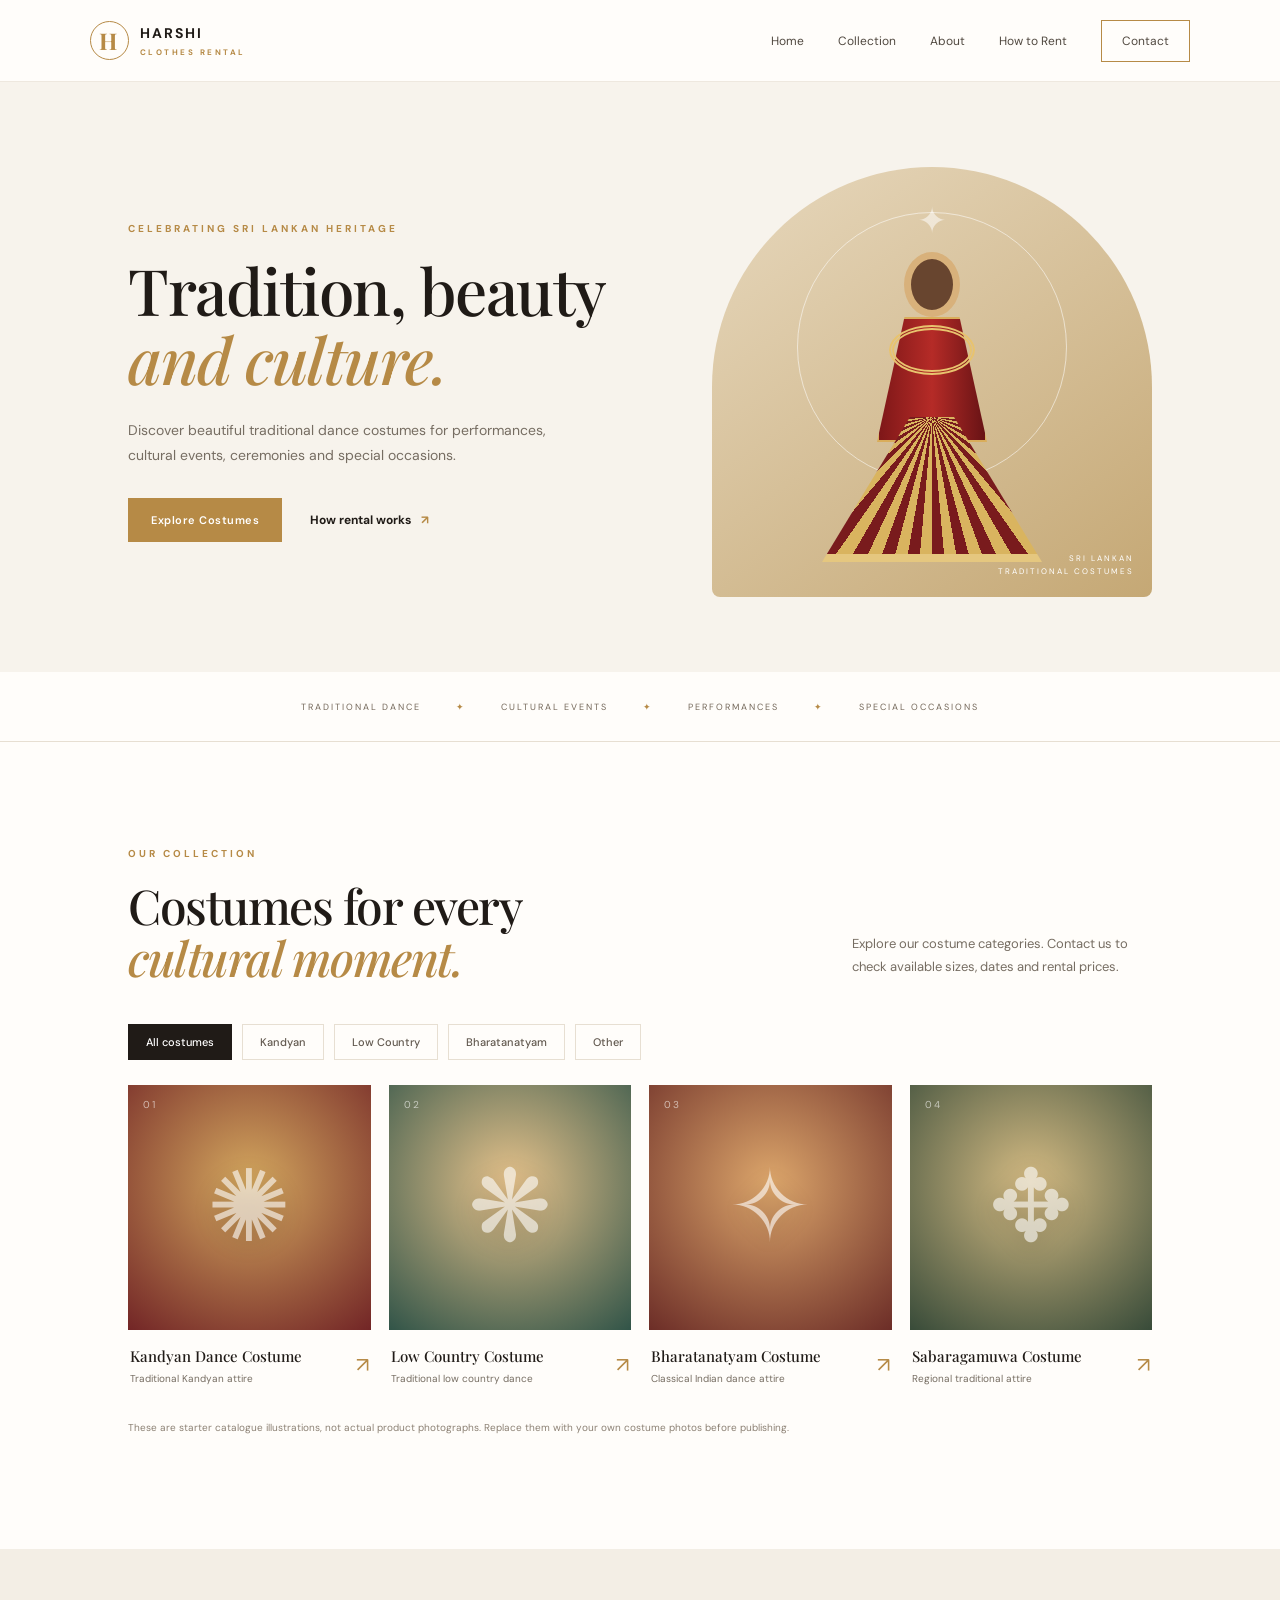
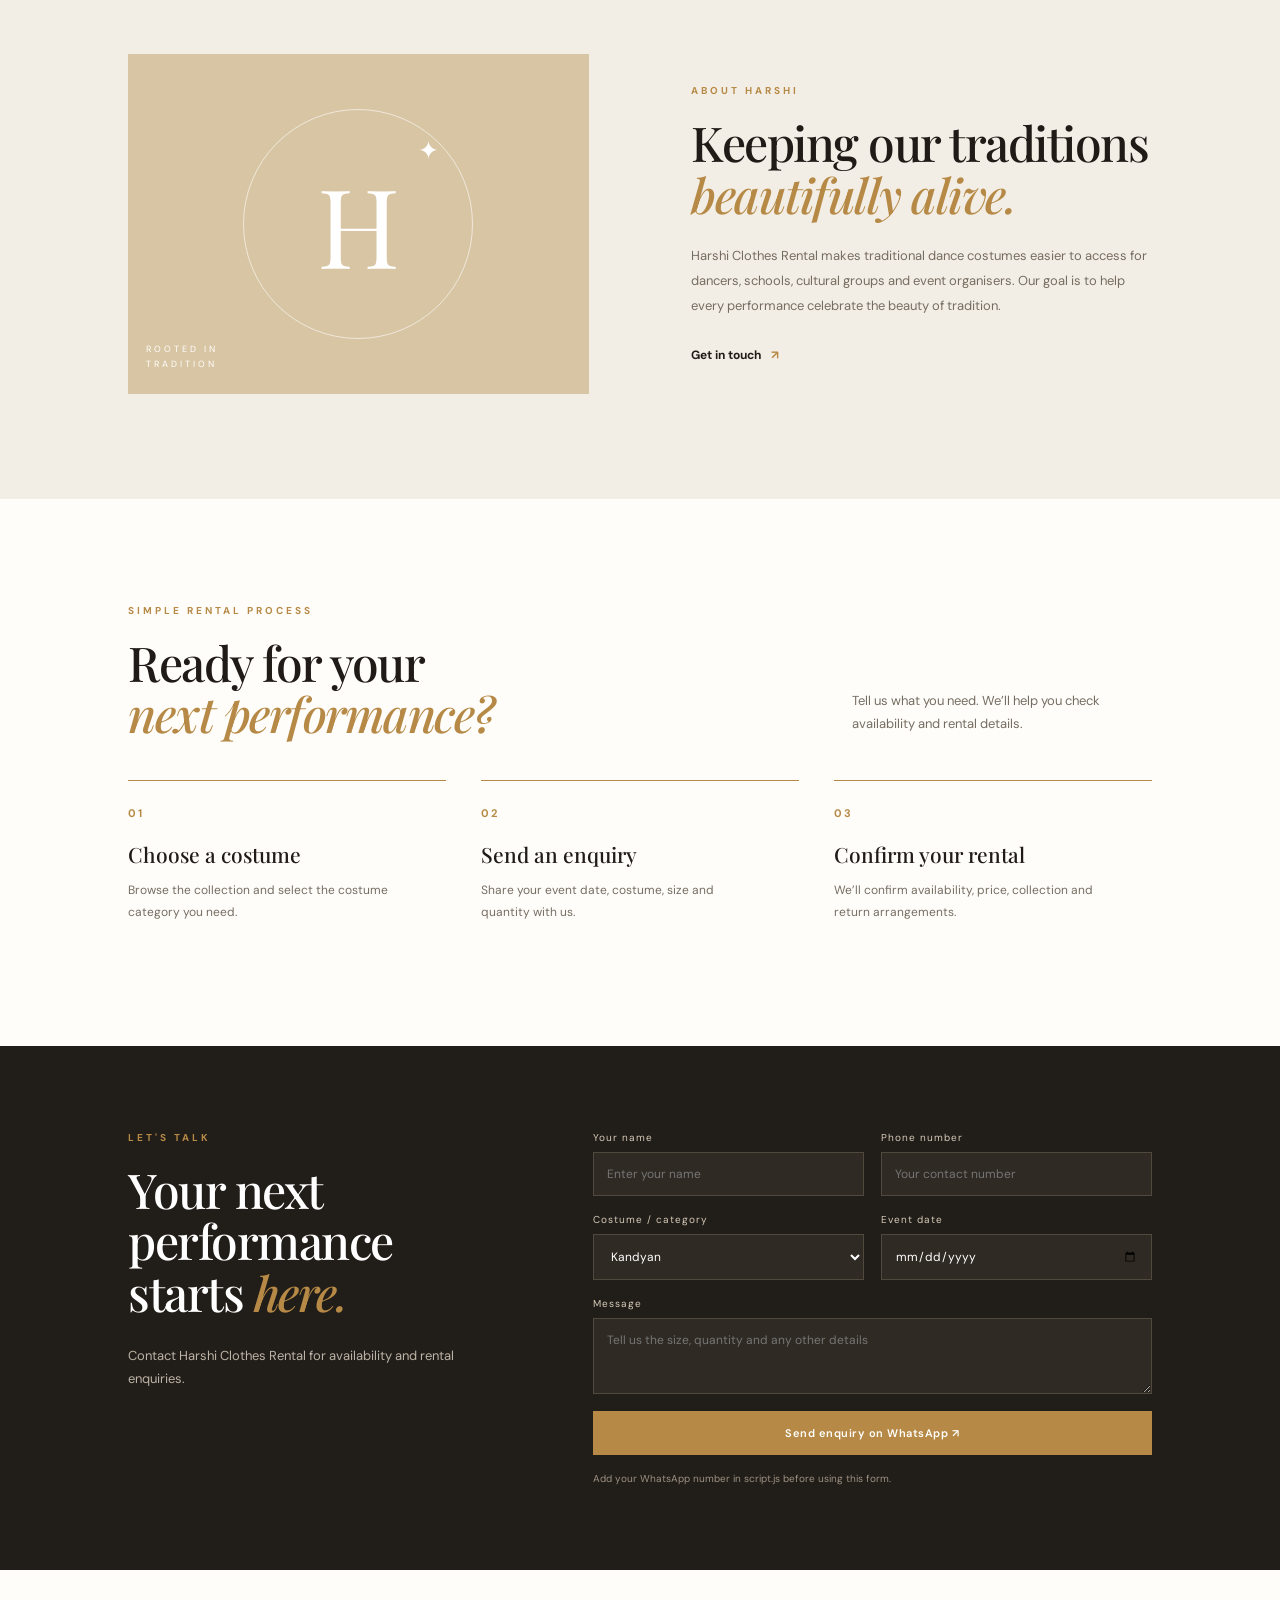
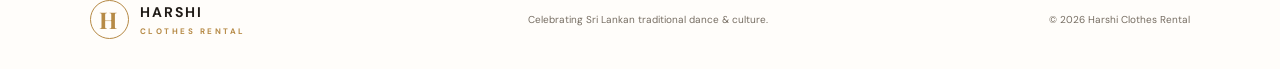
<file: index.html>
<!doctype html>
<html lang="en">
<head>
  <meta charset="utf-8">
  <meta name="viewport" content="width=device-width, initial-scale=1">
  <meta name="description" content="Harshi Clothes Rental - Sri Lankan traditional dance costumes for rent.">
  <title>Harshi Clothes Rental | Traditional Dance Costumes</title>
  <link rel="stylesheet" href="style.css">
</head>
<body>
<header class="site-header">
  <a class="brand" href="#home"><span class="brand-mark">H</span><span>HARSHI <small>CLOTHES RENTAL</small></span></a>
  <button class="menu-toggle" aria-label="Open navigation" aria-expanded="false">☰</button>
  <nav id="nav">
    <a href="#home">Home</a><a href="#collection">Collection</a><a href="#about">About</a><a href="#booking">How to Rent</a><a class="nav-cta" href="#contact">Contact</a>
  </nav>
</header>

<main>
<section class="hero" id="home">
  <div class="hero-content">
    <p class="eyebrow">CELEBRATING SRI LANKAN HERITAGE</p>
    <h1>Tradition, beauty<br><em>and culture.</em></h1>
    <p class="hero-copy">Discover beautiful traditional dance costumes for performances, cultural events, ceremonies and special occasions.</p>
    <div class="hero-actions"><a class="button gold" href="#collection">Explore Costumes</a><a class="text-link" href="#booking">How rental works <span>↗</span></a></div>
  </div>
  <div class="hero-art" role="img" aria-label="Decorative illustration inspired by traditional Sri Lankan dance costume">
    <div class="sun"></div><div class="ornament">✦</div><div class="figure"><div class="head"></div><div class="necklace"></div><div class="body"></div><div class="skirt"></div></div>
    <div class="art-caption">SRI LANKAN<br>TRADITIONAL COSTUMES</div>
  </div>
</section>

<section class="trust-strip"><span>TRADITIONAL DANCE</span><i>✦</i><span>CULTURAL EVENTS</span><i>✦</i><span>PERFORMANCES</span><i>✦</i><span>SPECIAL OCCASIONS</span></section>

<section class="section collection" id="collection">
  <div class="section-heading"><div><p class="eyebrow">OUR COLLECTION</p><h2>Costumes for every<br><em>cultural moment.</em></h2></div><p class="section-intro">Explore our costume categories. Contact us to check available sizes, dates and rental prices.</p></div>
  <div class="filters" role="group" aria-label="Filter costumes">
    <button class="filter active" data-filter="all">All costumes</button><button class="filter" data-filter="kandyan">Kandyan</button><button class="filter" data-filter="lowcountry">Low Country</button><button class="filter" data-filter="bharatanatyam">Bharatanatyam</button><button class="filter" data-filter="other">Other</button>
  </div>
  <div class="cards">
    <article class="costume-card" data-category="kandyan"><div class="costume-art kandyan-art"><span>01</span><b>✺</b></div><div class="card-info"><div><h3>Kandyan Dance Costume</h3><p>Traditional Kandyan attire</p></div><a href="#booking" aria-label="Enquire about Kandyan costume">↗</a></div></article>
    <article class="costume-card" data-category="lowcountry"><div class="costume-art low-art"><span>02</span><b>❋</b></div><div class="card-info"><div><h3>Low Country Costume</h3><p>Traditional low country dance</p></div><a href="#booking" aria-label="Enquire about Low Country costume">↗</a></div></article>
    <article class="costume-card" data-category="bharatanatyam"><div class="costume-art bharata-art"><span>03</span><b>✧</b></div><div class="card-info"><div><h3>Bharatanatyam Costume</h3><p>Classical Indian dance attire</p></div><a href="#booking" aria-label="Enquire about Bharatanatyam costume">↗</a></div></article>
    <article class="costume-card" data-category="other"><div class="costume-art sabara-art"><span>04</span><b>✥</b></div><div class="card-info"><div><h3>Sabaragamuwa Costume</h3><p>Regional traditional attire</p></div><a href="#booking" aria-label="Enquire about Sabaragamuwa costume">↗</a></div></article>
  </div>
  <p class="demo-note">These are starter catalogue illustrations, not actual product photographs. Replace them with your own costume photos before publishing.</p>
</section>

<section class="about section" id="about">
  <div class="about-visual"><div class="about-circle">H<span>✦</span></div><p>ROOTED IN<br>TRADITION</p></div>
  <div class="about-copy"><p class="eyebrow">ABOUT HARSHI</p><h2>Keeping our traditions<br><em>beautifully alive.</em></h2><p>Harshi Clothes Rental makes traditional dance costumes easier to access for dancers, schools, cultural groups and event organisers. Our goal is to help every performance celebrate the beauty of tradition.</p><a class="text-link" href="#contact">Get in touch <span>↗</span></a></div>
</section>

<section class="steps section" id="booking">
  <div class="section-heading"><div><p class="eyebrow">SIMPLE RENTAL PROCESS</p><h2>Ready for your<br><em>next performance?</em></h2></div><p class="section-intro">Tell us what you need. We’ll help you check availability and rental details.</p></div>
  <div class="step-grid"><div><b>01</b><h3>Choose a costume</h3><p>Browse the collection and select the costume category you need.</p></div><div><b>02</b><h3>Send an enquiry</h3><p>Share your event date, costume, size and quantity with us.</p></div><div><b>03</b><h3>Confirm your rental</h3><p>We’ll confirm availability, price, collection and return arrangements.</p></div></div>
</section>

<section class="contact" id="contact">
  <div><p class="eyebrow">LET'S TALK</p><h2>Your next performance<br>starts <em>here.</em></h2><p>Contact Harshi Clothes Rental for availability and rental enquiries.</p></div>
  <form id="enquiry-form">
    <label>Your name<input name="name" required placeholder="Enter your name"></label>
    <label>Phone number<input name="phone" required placeholder="Your contact number"></label>
    <label>Costume / category<select name="costume"><option>Kandyan</option><option>Low Country</option><option>Bharatanatyam</option><option>Sabaragamuwa</option><option>Other / Not sure</option></select></label>
    <label>Event date<input name="date" type="date"></label>
    <label class="full">Message<textarea name="message" rows="3" placeholder="Tell us the size, quantity and any other details"></textarea></label>
    <button class="button gold full" type="submit">Send enquiry on WhatsApp ↗</button>
    <p class="form-note full">Add your WhatsApp number in script.js before using this form.</p>
  </form>
</section>
</main>
<footer><a class="brand" href="#home"><span class="brand-mark">H</span><span>HARSHI <small>CLOTHES RENTAL</small></span></a><p>Celebrating Sri Lankan traditional dance & culture.</p><span>© <span id="year"></span> Harshi Clothes Rental</span></footer>
<script src="script.js"></script>
</body>
</html>
</file>
<file: style.css>
@import url('https://fonts.googleapis.com/css2?family=DM+Sans:wght@400;500;600;700&family=Playfair+Display:ital,wght@0,500;0,600;0,700;1,500;1,600&display=swap');
:root{--ink:#201b17;--muted:#766d62;--gold:#b68a46;--cream:#f7f3ec;--line:#e7dfd2}
*{box-sizing:border-box}html{scroll-behavior:smooth}body{margin:0;background:#fffdfa;color:var(--ink);font-family:'DM Sans',sans-serif}a{color:inherit;text-decoration:none}.site-header{height:82px;padding:0 7%;display:flex;align-items:center;justify-content:space-between;background:#fffdfa;position:sticky;top:0;z-index:10;border-bottom:1px solid #eee8df}.brand{display:flex;align-items:center;gap:11px;font-weight:700;letter-spacing:2px;font-size:14px}.brand small{display:block;font-size:8px;letter-spacing:2.5px;color:var(--gold);margin-top:5px}.brand-mark{width:39px;height:39px;border:1px solid var(--gold);border-radius:50%;display:grid;place-items:center;color:var(--gold);font-family:'Playfair Display';font-size:23px}nav{display:flex;align-items:center;gap:34px;font-size:12px}nav a{color:#514940}nav a:hover,.text-link:hover{color:var(--gold)}.nav-cta{padding:12px 20px;border:1px solid var(--gold)}.menu-toggle{display:none;background:none;border:0;font-size:24px}.hero{min-height:590px;background:var(--cream);display:grid;grid-template-columns:1fr 1fr;padding:65px 10% 55px;align-items:center;overflow:hidden}.hero-content{max-width:520px;z-index:1}.eyebrow{font-size:10px;letter-spacing:3px;color:var(--gold);font-weight:700;margin:0 0 20px}.hero h1,h2{font-family:'Playfair Display',serif;font-size:clamp(42px,5vw,68px);line-height:1.08;font-weight:500;letter-spacing:-1.5px;margin:0}.hero h1 em,h2 em{color:var(--gold);font-weight:500}.hero-copy{color:var(--muted);line-height:1.8;max-width:440px;font-size:14px;margin:25px 0 30px}.hero-actions{display:flex;align-items:center;gap:28px}.button{display:inline-block;border:0;padding:15px 23px;font:600 11px 'DM Sans';letter-spacing:.5px;cursor:pointer}.gold{background:var(--gold);color:white}.gold:hover{background:#98703a}.text-link{font-size:12px;font-weight:700}.text-link span{color:var(--gold);margin-left:7px}.hero-art{height:430px;max-width:440px;width:100%;justify-self:end;position:relative;background:linear-gradient(145deg,#e7d8bd,#c5a875);overflow:hidden;border-radius:220px 220px 8px 8px}.sun{position:absolute;width:270px;height:270px;border:1px solid #fff8;left:50%;top:45px;transform:translateX(-50%);border-radius:50%}.ornament{position:absolute;left:50%;top:30px;transform:translateX(-50%);font-size:36px;color:#fff8}.figure{position:absolute;left:50%;bottom:35px;transform:translateX(-50%);width:220px;height:310px}.head{position:absolute;top:0;left:82px;width:56px;height:65px;border-radius:50%;background:#68452f;border:7px solid #d8b17b}.body{position:absolute;top:65px;left:55px;width:110px;height:125px;background:linear-gradient(90deg,#7e1718,#b52b27,#681315);clip-path:polygon(25% 0,75% 0,100% 100%,0 100%);border:2px solid #d9ad5b}.necklace{position:absolute;z-index:2;top:73px;left:67px;width:86px;height:50px;border:5px double #e8c36e;border-radius:50%}.skirt{position:absolute;bottom:0;left:0;width:220px;height:145px;background:repeating-conic-gradient(from 0deg at 50% 0%,#d9b45f 0 5deg,#791b1d 5deg 10deg);clip-path:polygon(40% 0,60% 0,100% 100%,0 100%);border-bottom:8px solid #e5c77f}.art-caption{position:absolute;bottom:18px;right:18px;text-align:right;color:#fff;font-size:8px;letter-spacing:2px;line-height:1.7}.trust-strip{height:70px;display:flex;justify-content:center;align-items:center;gap:35px;border-bottom:1px solid var(--line);font-size:9px;letter-spacing:2px;color:#74685a}.trust-strip i{font-style:normal;color:var(--gold)}.section{padding:105px 10%}.section-heading{display:flex;justify-content:space-between;align-items:end;gap:30px;margin-bottom:40px}.section-heading h2,.about h2,.contact h2{font-size:48px}.section-intro{max-width:300px;color:var(--muted);font-size:13px;line-height:1.8;margin:0 0 5px}.filters{display:flex;gap:10px;flex-wrap:wrap;margin-bottom:25px}.filter{border:1px solid var(--line);background:transparent;padding:10px 17px;font:500 11px 'DM Sans';color:#62594f;cursor:pointer}.filter.active,.filter:hover{background:var(--ink);color:white;border-color:var(--ink)}.cards{display:grid;grid-template-columns:repeat(4,1fr);gap:18px}.costume-art{height:245px;position:relative;display:grid;place-items:center;overflow:hidden}.costume-art span{position:absolute;top:13px;left:15px;font-size:10px;letter-spacing:2px;color:#fff9}.costume-art b{font-size:100px;font-weight:400;color:#fff9;text-shadow:0 5px 25px #0002}.kandyan-art{background:radial-gradient(circle at 50% 40%,#d4a85f,#722526)}.low-art{background:radial-gradient(circle at 50% 40%,#e6c28b,#315448)}.bharata-art{background:radial-gradient(circle at 50% 40%,#dca66b,#6c2d27)}.sabara-art{background:radial-gradient(circle at 50% 40%,#d5bb83,#384b39)}.card-info{display:flex;justify-content:space-between;align-items:center;padding:16px 2px}.card-info h3{font:500 15px 'Playfair Display';margin:0 0 6px}.card-info p{font-size:10px;color:var(--muted);margin:0}.card-info>a{color:var(--gold);font-size:21px}.demo-note,.form-note{font-size:10px;color:#8c8174;margin-top:20px}.about{background:#f3eee5;display:grid;grid-template-columns:1fr 1fr;gap:10%;align-items:center}.about-visual{height:340px;background:#d8c5a4;display:grid;place-items:center;position:relative}.about-circle{height:230px;width:230px;border:1px solid #fff9;border-radius:50%;display:grid;place-items:center;font:110px 'Playfair Display';color:#fff}.about-circle span{position:absolute;font-size:25px;transform:translate(70px,-75px)}.about-visual>p{position:absolute;bottom:12px;left:18px;color:#fff;font-size:9px;letter-spacing:3px;line-height:1.7}.about-copy>p:not(.eyebrow){color:var(--muted);font-size:13px;line-height:1.9;margin:24px 0}.steps{padding-bottom:110px}.step-grid{display:grid;grid-template-columns:repeat(3,1fr);gap:35px}.step-grid>div{border-top:1px solid var(--gold);padding-top:20px}.step-grid b{color:var(--gold);font-size:11px;letter-spacing:2px}.step-grid h3{font:500 21px 'Playfair Display';margin:18px 0 9px}.step-grid p{font-size:12px;line-height:1.8;color:var(--muted);max-width:280px}.contact{background:#211d19;color:#fff;padding:85px 10%;display:grid;grid-template-columns:.8fr 1.2fr;gap:9%;align-items:start}.contact>div>p:not(.eyebrow){color:#bdb3a6;font-size:13px;line-height:1.8;max-width:330px;margin-top:25px}.contact form{display:grid;grid-template-columns:1fr 1fr;gap:17px}.contact label{font-size:10px;letter-spacing:1px;color:#d7cbb9;display:flex;flex-direction:column;gap:8px}.contact input,.contact select,.contact textarea{width:100%;background:#302a24;border:1px solid #51483e;padding:13px;color:white;font:12px 'DM Sans';outline:none}.contact input:focus,.contact textarea:focus,.contact select:focus{border-color:var(--gold)}.full{grid-column:1/-1}.contact .form-note{margin:0;color:#9d9182}footer{padding:30px 7%;display:flex;align-items:center;justify-content:space-between;gap:20px}footer>p,footer>span{font-size:10px;color:var(--muted)}@media(max-width:850px){.site-header{padding:0 5%}.menu-toggle{display:block}nav{display:none;position:absolute;top:81px;left:0;right:0;background:#fffdfa;padding:20px 6%;flex-direction:column;align-items:flex-start;gap:20px;border-bottom:1px solid var(--line)}nav.open{display:flex}.hero{padding:55px 7%;grid-template-columns:1fr;gap:35px}.hero-art{justify-self:center;width:min(100%,420px);height:350px}.trust-strip{gap:12px;flex-wrap:wrap;padding:10px;height:auto;min-height:65px;font-size:8px}.section{padding:75px 7%}.cards{grid-template-columns:repeat(2,1fr)}.about{grid-template-columns:1fr;gap:35px}.about-visual{max-width:450px;width:100%;margin:auto}.contact{grid-template-columns:1fr;gap:35px;padding:70px 7%}}@media(max-width:520px){.hero h1{font-size:48px}.section-heading{display:block}.section-heading h2,.about h2,.contact h2{font-size:39px}.section-intro{margin-top:20px}.cards{gap:12px}.costume-art{height:180px}.costume-art b{font-size:75px}.card-info h3{font-size:13px}.step-grid{grid-template-columns:1fr;gap:20px}.contact form{grid-template-columns:1fr}.contact form>*{grid-column:1}.contact .full{grid-column:1}footer{align-items:flex-start;flex-direction:column;gap:12px}}
</file>
